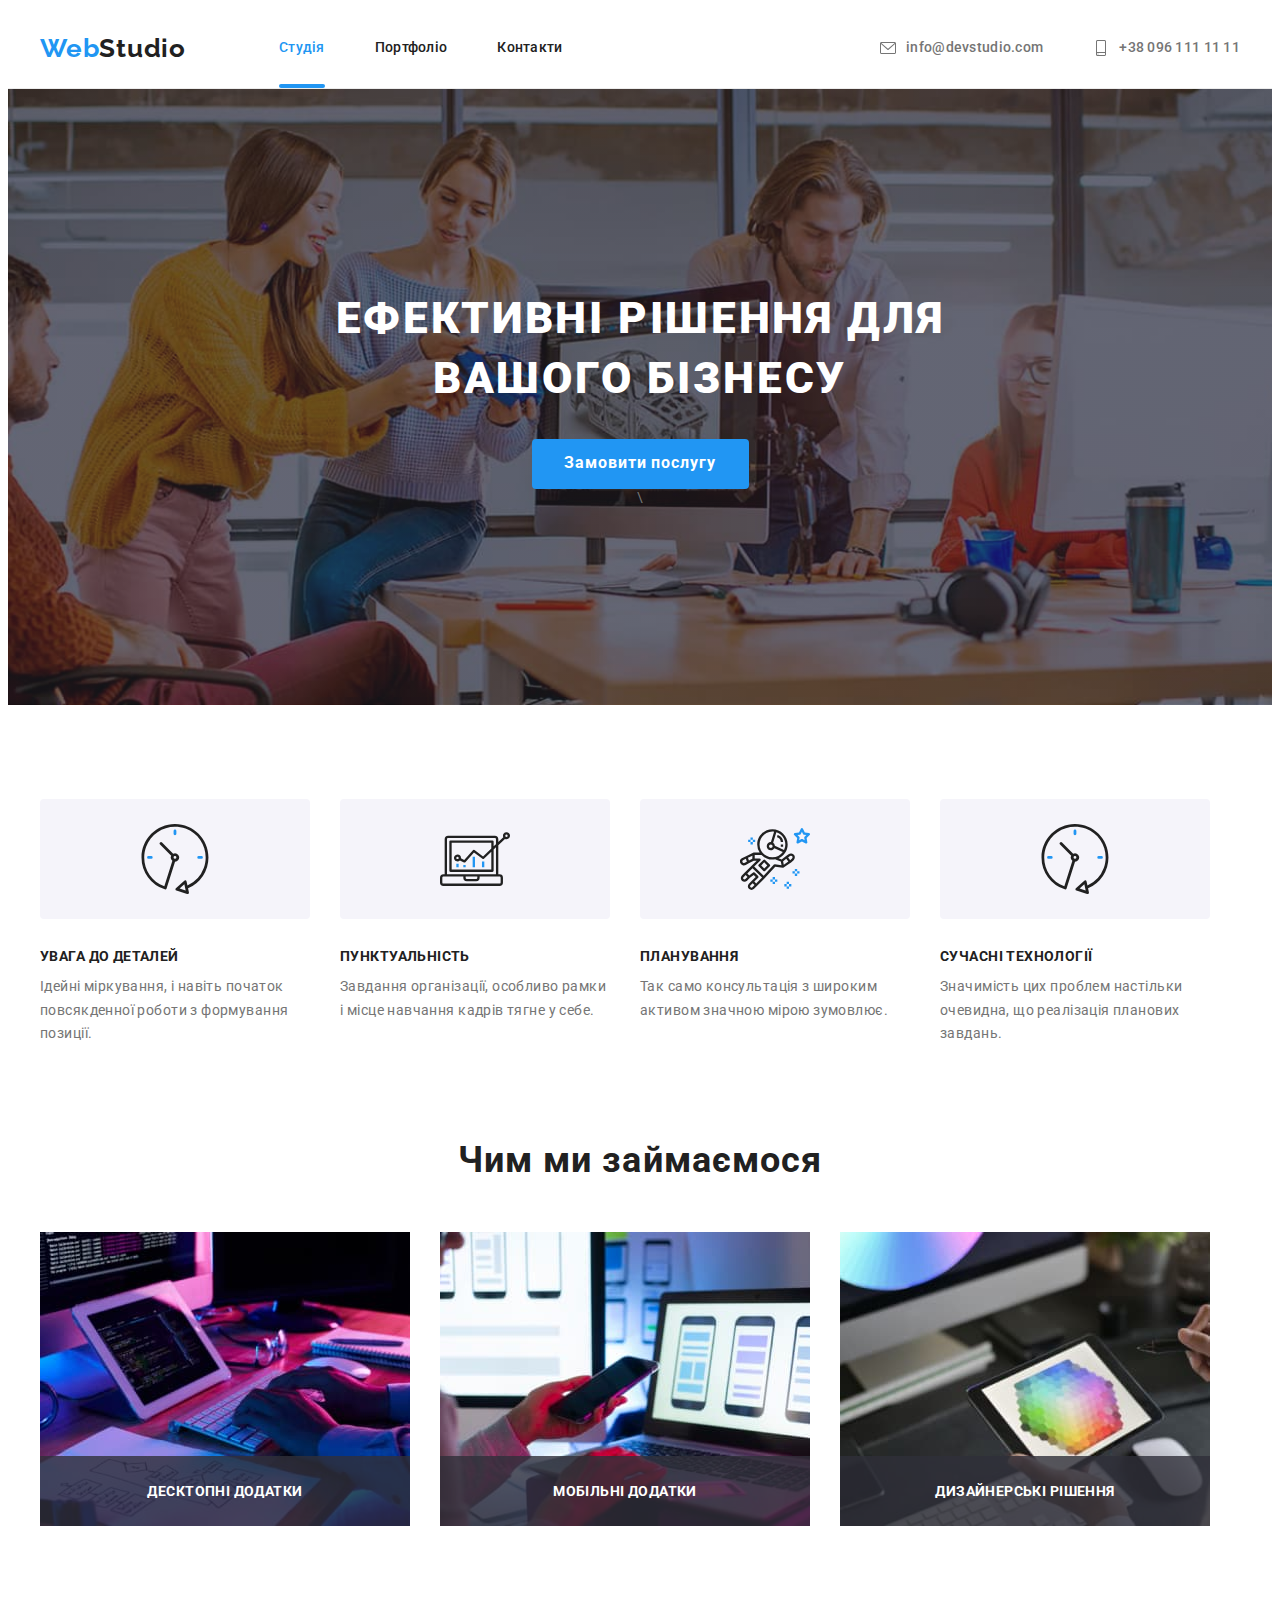
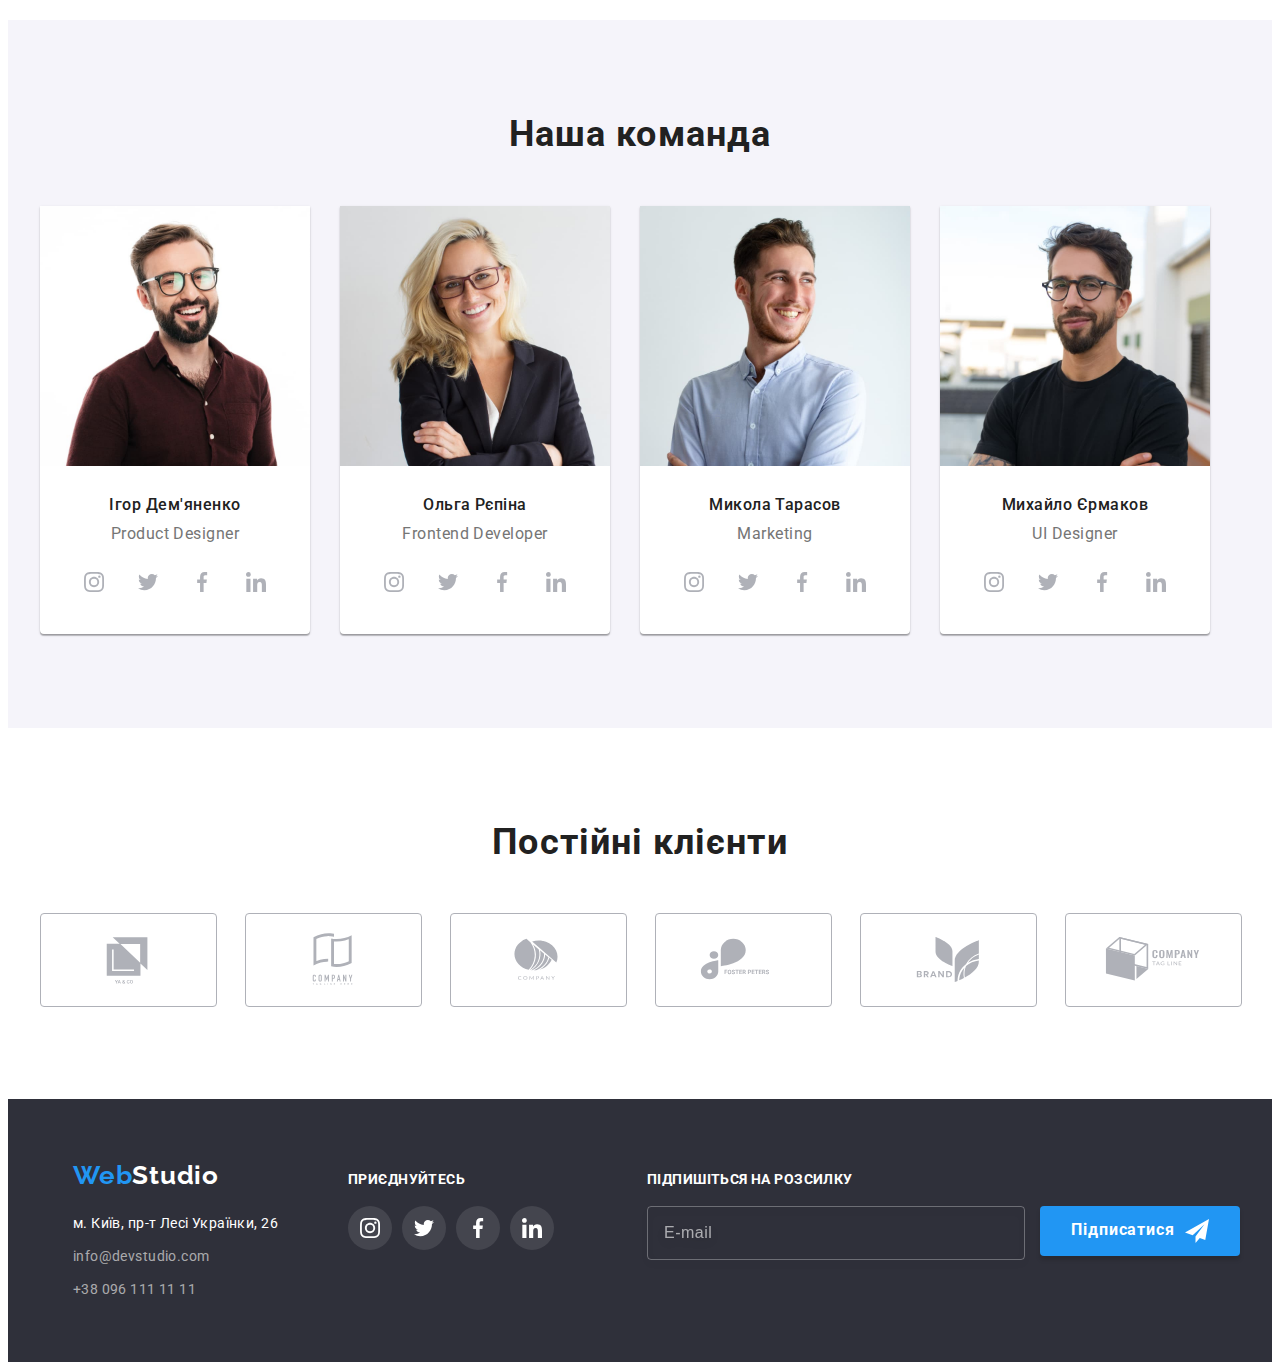
<file: index.html>
<!DOCTYPE html>
<html lang="uk">
  <head>
    <meta charset="UTF-8" />
    <meta http-equiv="X-UA-Compatible" content="IE=edge" />
    <meta name="viewport" content="width=device-width, initial-scale=1.0" />
    <link rel="preconnect" href="https://fonts.googleapis.com" />
    <link rel="preconnect" href="https://fonts.gstatic.com" crossorigin />
    <link
      rel="stylesheet"
      href="https://cdnjs.cloudflare.com/ajax/libs/modern-normalize/1.1.0/modern-normalize.min.css"
      integrity="sha512-wpPYUAdjBVSE4KJnH1VR1HeZfpl1ub8YT/NKx4PuQ5NmX2tKuGu6U/JRp5y+Y8XG2tV+wKQpNHVUX03MfMFn9Q=="
      crossorigin="anonymous"
      referrerpolicy="no-referrer"
    />
    <link
      href="https://fonts.googleapis.com/css2?family=Raleway:wght@700&family=Roboto:wght@400;500;700;900&display=swap"
      rel="stylesheet"
    />
    
    <link rel="stylesheet" href="./css/main.min.css">
    <title>Студія</title>
  </head>

  <body>
    <header class="header">
      <div class="container header__container">
        <nav class="navigation header__navigation">
          <a href="/index.html" class="logo navigation__logo link"
            ><span class="logo__blue">Web</span
            ><span class="logo__black">Studio</span></a
          >
          <ul class="navigation__list list">
            <li class="item">
              <a href="./index.html" class="navigation__link link current">Студія</a>
            </li>
            <li class="item">
              <a href="./portfolio.html" class="navigation__link link">Портфоліо</a>
            </li>
            <li class="item"><a href="#" class="navigation__link link">Контакти</a></li>
          </ul>
        </nav>

        <ul class="contacts header__contacts list">
          <li class="item contacts__item">
            <a
              href="mailto:info@devstudio.com"
              class="contacts__link link"
            >
              <svg class="contacts__mail" width="16px" height="16px">
                <use
                  href="./images/icons/symbol-defs.svg#icon-envelope"
                ></use></svg
              >info@devstudio.com
            </a>
          </li>
          <li class="item contacts__item">
            <a href="tel:+380961111111" class="contacts__link link">
              <svg class="contacts__telephone" width="16" height="16">
                <use
                  href="./images/icons/symbol-defs.svg#icon-smartphone"
                ></use></svg
              >+38 096 111 11 11</a
            >
          </li>
        </ul>
      </div>
    </header>
    <main>
      <section class="hero section__hero">
        <div class="container hero__container">
          <h1 class="hero__title">Ефективні рішення для вашого бізнесу</h1>

          <button data-modal-open type="button" class="button hero__button">
            Замовити послугу</button
          >\
        </div>
      </section>

      <section class="benefits benefits__section section">
        <div class="container benefits__conteiner">
          <h2 class="visually-hidden">Плюси співпраці з нами</h2>

          <ul class="benefits__list list">
            <li class="benefits__item item">
              <div class="benefits__wrapper">
                <svg class="benefits__icon" width="70" height="70">
                  <use
                    href="./images/icons/symbol-defs- big.svg#icon-clock-1"
                  ></use>
                </svg>
              </div>
              <h3 class="benefits__title">УВАГА ДО ДЕТАЛЕЙ</h3>
              <p class="benefits__text">
                Ідейні міркування, і навіть початок повсякденної роботи з
                формування позиції.
              </p>
            </li>
            <li class="benefits__item item">
              <div class="benefits__wrapper">
                <svg class="benefits__icon" width="70" height="70">
                  <use
                    href="./images/icons/symbol-defs- big.svg#icon-diagram-1"
                  ></use>
                </svg>
              </div>
              <h3 class="benefits__title">ПУНКТУАЛЬНІСТЬ</h3>
              <p class="benefits__text">
                Завдання організації, особливо рамки і місце навчання кадрів
                тягне у себе.
              </p>
            </li>
            <li class="benefits__item item">
              <div class="benefits__wrapper">
                <svg class="benefits__icon" width="70" height="70">
                  <use
                    href="./images/icons/symbol-defs- big.svg#icon-astronaut-1"
                  ></use>
                </svg>
              </div>
              <h3 class="benefits__title">ПЛАНУВАННЯ</h3>
              <p class="benefits__text">
                Так само консультація з широким активом значною мірою зумовлює.
              </p>
            </li>
            <li class="benefits__item item">
              <div class="benefits__wrapper">
                <svg class="benefits__icon" width="70" height="70">
                  <use
                    href="./images/icons/symbol-defs- big.svg#icon-clock-1"
                  ></use>
                </svg>
              </div>
              <h3 class="benefits__title">СУЧАСНІ ТЕХНОЛОГІЇ</h3>
              <p class="benefits__text">
                Значимість цих проблем настільки очевидна, що реалізація
                планових завдань.
              </p>
            </li>
          </ul>
        </div>
      </section>

      <section class="about section">
        <div class="container about__container">
          <h2 class="section-title about__title">Чим ми займаємося</h2>
          <ul class="picture__list list">
            <li class="picture__list-item">
              <div class="picture__list-overlay">
                <img src="./images/image-1.jpg" width="370" alt="програмист" class="picture__list-image" />
                <div class="picture__list-label">
                  <h3 class="picture__list-text">Десктопні додатки</h3>
                </div>
              </div>
            </li>
            <li class="picture__list-item">
              <div class="picture__list-overlay">
                <img src="./images/image-2.jpg" width="370" alt="програмист" class="picture__list-image" />
                <div class="picture__list-label">
                  <h3 class="picture__list-text">Мобільні додатки</h3>
                </div>
              </div>
            </li>
            <li class="picture__list-item">
              <div class="picture__list-overlay">
                <img src="./images/image-3.jpg" width="370" alt="дизайнер" class="picture__list-image" />
                <div class="picture__list-label">
                  <h3 class="picture__list-text">Дизайнерські рішення</h3>
                </div>
              </div>
            </li>
          </ul>
        </div>
      </section>

      <section class="team team__section section">
        <div class="container">
          <h2 class="section-title team__section-title">Наша команда</h2>
          <ul class="members__list team__members-list  list">
            <li class="members__item">
              <img src="./images/photo-1.jpg" width="270" alt="фото Ігора" />
              <h3 class="member__name">Ігор Дем'яненко</h3>
              <p class="members__position">Product Designer</p>
              <ul class="soclist team__soclist list">
                <li class="soclist__item">
                  <a
                    href=""
                    class="soclist__link link"
                    target="_blank"
                    rel="noopener"
                  >
                    <svg class="social__logo" width="20" height="20">
                      <use
                        href="./images/icons/symbol-defs.svg#icon-instagram-2"
                      ></use>
                    </svg>
                  </a>
                </li>
                <li class="soclist__item">
                  <a
                    href=""
                    class="soclist__link link"
                    target="_blank"
                    rel="noopener"
                  >
                    <svg class="social__logo" width="20" height="20">
                      <use
                        href="./images/icons/symbol-defs.svg#icon-twitter-1"
                      ></use>
                    </svg>
                  </a>
                </li>

                <li class="soclist__item">
                  <a
                    href=""
                    class="soclist__link link"
                    target="_blank"
                    rel="noopener"
                  >
                    <svg class="social__logo" width="20" height="20">
                      <use
                        href="./images/icons/symbol-defs.svg#icon-facebook-1"
                      ></use>
                    </svg>
                  </a>
                </li>
                <li class="soclist__item">
                  <a
                    href=""
                    class="soclist__link link"
                    target="_blank"
                    rel="noopener"
                  >
                    <svg class="social__logo" width="20" height="20">
                      <use
                        href="./images/icons/symbol-defs.svg#icon-linkedin-1"
                      ></use>
                    </svg>
                  </a>
                </li>
              </ul>
            </li>
            <li class="members__item">
              <img src="./images/photo-2.jpg" width="270" alt="фото Ольги" />
              <h3 class="member__name">Ольга Рєпіна</h3>
              <p class="members__position">Frontend Developer</p>
              <ul class="soclist team__soclist list">
                <li class="soclist__item">
                  <a
                    href=""
                    class="soclist__link link"
                    target="_blank"
                    rel="noopener"
                  >
                    <svg class="social__logo" width="20" height="20">
                      <use
                        href="./images/icons/symbol-defs.svg#icon-instagram-2"
                      ></use>
                    </svg>
                  </a>
                </li>
                <li class="soclist__item">
                  <a
                    href=""
                    class="soclist__link link"
                    target="_blank"
                    rel="noopener"
                  >
                    <svg class="social__logo" width="20" height="20">
                      <use
                        href="./images/icons/symbol-defs.svg#icon-twitter-1"
                      ></use>
                    </svg>
                  </a>
                </li>
                <li class="soclist__item">
                  <a
                    href=""
                    class="soclist__link link"
                    target="_blank"
                    rel="noopener"
                  >
                    <svg class="social__logo" width="20" height="20">
                      <use
                        href="./images/icons/symbol-defs.svg#icon-facebook-1"
                      ></use>
                    </svg>
                  </a>
                </li>
                <li class="soclist__item">
                  <a
                    href=""
                    class="soclist__link link"
                    target="_blank"
                    rel="noopener"
                  >
                    <svg class="social__logo" width="20" height="20">
                      <use
                        href="./images/icons/symbol-defs.svg#icon-linkedin-1"
                      ></use>
                    </svg>
                  </a>
                </li>
              </ul>
            </li>
            <li class="members__item">
              <img src="./images/photo-3.jpg" width="270" alt="фото Миколи" />
              <h3 class="member__name">Микола Тарасов</h3>
              <p class="members__position">Marketing</p>
              <ul class="soclist team__soclist list">
                <li class="soclist__item">
                  <a
                    href=""
                    class="soclist__link link"
                    target="_blank"
                    rel="noopener"
                  >
                    <svg class="social__logo" width="20" height="20">
                      <use
                        href="./images/icons/symbol-defs.svg#icon-instagram-2"
                      ></use>
                    </svg>
                  </a>
                </li>
                <li class="soclist__item">
                  <a
                    href=""
                    class="soclist__link link"
                    target="_blank"
                    rel="noopener"
                  >
                    <svg class="social__logo" width="20" height="20">
                      <use
                        href="./images/icons/symbol-defs.svg#icon-twitter-1"
                      ></use>
                    </svg>
                  </a>
                </li>
                <li class="soclist__item">
                  <a
                    href=""
                    class="soclist__link link"
                    target="_blank"
                    rel="noopener"
                  >
                    <svg class="social__logo" width="20" height="20">
                      <use
                        href="./images/icons/symbol-defs.svg#icon-facebook-1"
                      ></use>
                    </svg>
                  </a>
                </li>
                <li class="soclist__item">
                  <a
                    href=""
                    class="soclist__link link"
                    target="_blank"
                    rel="noopener"
                  >
                    <svg class="social__logo" width="20" height="20">
                      <use
                        href="./images/icons/symbol-defs.svg#icon-linkedin-1"
                      ></use>
                    </svg>
                  </a>
                </li>
              </ul>
            </li>
            <li class="members__item">
              <img src="./images/photo-4.jpg" width="270" alt="фото Михайла" />
              <h3 class="member__name">Михайло Єрмаков</h3>
              <p class="members__position">UI Designer</p>
              <ul class=" soclist team__soclist list">
                <li class="soclist__item">
                  <a
                    href=""
                    class="soclist__link link"
                    target="_blank"
                    rel="noopener"
                  >
                    <svg class="social__logo" width="20" height="20">
                      <use
                        href="./images/icons/symbol-defs.svg#icon-instagram-2"
                      ></use>
                    </svg>
                  </a>
                </li>
                <li class="soclist__item">
                  <a
                    href=""
                    class="soclist__link link"
                    target="_blank"
                    rel="noopener"
                  >
                    <svg class="social__logo" width="20" height="20">
                      <use
                        href="./images/icons/symbol-defs.svg#icon-twitter-1"
                      ></use>
                    </svg>
                  </a>
                </li>
                <li class="soclist__item">
                  <a
                    href=""
                    class="soclist__link link"
                    target="_blank"
                    rel="noopener"
                  >
                    <svg class="social__logo" width="20" height="20">
                      <use
                        href="./images/icons/symbol-defs.svg#icon-facebook-1"
                      ></use>
                    </svg>
                  </a>
                </li>
                <li class="soclist__item">
                  <a
                    href=""
                    class="soclist__link link"
                    target="_blank"
                    rel="noopener"
                  >
                    <svg class="social__logo" width="20" height="20">
                      <use
                        href="./images/icons/symbol-defs.svg#icon-linkedin-1"
                      ></use>
                    </svg>
                  </a>
                </li>
              </ul>
            </li>
          </ul>
        </div>
      </section>
      <section class="section">
        <div class="container clients">
          <h2 class="section-title clients__title">Постійні клієнти</h2>
          <ul class="cards__list client__list list">
            <li class="cards__item">
              <a href="" class="cards__link link">
                <svg class="cards__icon" width="106" height="60">
                  <use
                    href="./images/icons/symbol-defs-clients.svg#icon-Logo"
                  ></use>
                </svg>
              </a>
            </li>
            <li class="cards__item">
              <a href="" class="cards__link link">
                <svg class="cards__icon" width="106" height="60">
                  <use
                    href="./images/icons/symbol-defs-clients.svg#icon-Logo-1"
                  ></use>
                </svg>
              </a>
            </li>
            <li class="cards__item">
              <a href="" class="cards__link link">
                <svg class="cards__icon" width="106" height="60">
                  <use
                    href="./images/icons/symbol-defs-clients.svg#icon-Logo-2"
                  ></use>
                </svg>
              </a>
            </li>
            <li class="cards__item">
              <a href="" class="cards__link link">
                <svg class="cards__icon" width="106" height="60">
                  <use
                    href="./images/icons/symbol-defs-clients.svg#icon-Logo-3"
                  ></use>
                </svg>
              </a>
            </li>
            <li class="cards__item">
              <a href="" class="cards__link link">
                <svg class="cards__icon" width="106" height="60">
                  <use
                    href="./images/icons/symbol-defs-clients.svg#icon-Logo-4"
                  ></use>
                </svg>
              </a>
            </li>
            <li class="cards__item">
              <a href="" class="cards__link link">
                <svg class="cards__icon" width="106" height="60">
                  <use
                    href="./images/icons/symbol-defs-clients.svg#icon-Logo-5"
                  ></use>
                </svg>
              </a>
            </li>
          </ul>
        </div>
      </section>
    </main>

    <footer class="footer footer__wraper">
      <div class="container container__footer">
        <div class="information footer__info">
          <a href="/index.html" class="logo information__logo link">
            <span class="logo__blue">Web</span
            ><span class="logo__white">Studio</span>
          </a>

          <address class="adress">
            <ul class="adress__list list">
              <li class="adress__item">
                <a
                  href="https://goo.gl/maps/CPtrU1FHBa2aNyZL9"
                  target="_blank"
                  rel="noopener noreferrer nofollow"
                  class="adress__map link"
                  >м. Київ, пр-т Лесі Українки, 26</a
                >
              </li>
              <li class="adress__item">
                <a href="mailto:info@devstudio.com" class="adress__mail contact-item link"
                  >info@devstudio.com</a
                >
              </li>
              <li class="adress__item">
                <a href="tel:+380961111111" class="adress__phone contact-item link"
                  >+38 096 111 11 11</a
                >
              </li>
            </ul>
          </address>
        </div>
        <div class=" footer-soc-container">
          <h3 class="soclist__title footer__title">приєднуйтесь</h3>

          <ul class="soclist list footer-soclist">
            <li class="soclist__item">
              <a
                href=""
                class="footer__soclist-link link"
                target="_blank"
                rel="noopener"
              >
                <svg
                  class="footer__social-item"
                  width="20"
                  height="20"
                >
                  <use
                    href="./images/icons/symbol-defs.svg#icon-instagram-2"
                  ></use>
                </svg>
              </a>
            </li>
            <li class="soclist__item">
              <a
                href=""
                class="footer__soclist-link link"
                target="_blank"
                rel="noopener"
              >
                <svg
                  class="footer__social-item"
                  width="20"
                  height="20"
                >
                  <use
                    href="./images/icons/symbol-defs.svg#icon-twitter-1"
                  ></use>
                </svg>
              </a>
            </li>
            <li class="soclist__item">
              <a
                href=""
                class="footer__soclist-link link"
                target="_blank"
                rel="noopener"
              >
                <svg
                  class="footer__social-item"
                  width="20"
                  height="20"
                >
                  <use
                    href="./images/icons/symbol-defs.svg#icon-facebook-1"
                  ></use>
                </svg>
              </a>
            </li>
            <li class="soclist__item">
              <a
                href=""
                class="footer__soclist-link link"
                target="_blank"
                rel="noopener"
              >
                <svg
                  class="footer__social-item"
                  width="20"
                  height="20"
                >
                  <use
                    href="./images/icons/symbol-defs.svg#icon-linkedin-1"
                  ></use>
                </svg>
              </a>
            </li>
          </ul>
        </div>
        <div class="subscribe subscribe__container">
          <h3 class="footer__title">підпишіться на розсилку</h3>
          <form class="footer__subscribe-form">
            <input
              type="email"
              name="subscribe-form"
              placeholder="E-mail"
              class="subscribe__input"
            />
            <button type="submit" class="button subscribe__button">
              Підписатися
              <svg class="subscribe__icon" width="24" height="24">
                <use
                  href="./images/icons/symbol-defs-clients.svg#icon-icon-send"
                ></use>
              </svg>
            </button>
          </form>
        </div>
      </div>
    </footer>
    <div class="backdrop is-hidden" data-modal>
      <div class="modal__form modal">
        <button type="button" data-modal-close class="modal__close-button">
          <svg class="close-button-cross" width="11" height="11">
            <use href="./images/icons/symbol-defs.svg#icon-close"></use>
          </svg>
        </button>
        <p class="modal__title">Залиште свої дані, ми вам передзвонимо</p>
        <form class="modal__form">
          <div class="modal__field">
            <label for="user-name" class="modal__field-input ">
              <span class="modal__field-text">Ім'я</span></label
            >
            <div class="input__wrap input-wrap">
              <input
                type="text"
                name="user-name"
                id="user-name"
                class="input__form"
                required
              />
              <svg class="input__icon" width="18" height="18">
                <use
                  href="./images/icons/symbol-defs-clients.svg#icon-person-icon"
                ></use>
              </svg>
            </div>
          </div>

          <div class="modal__field">
            <label for="user-tel" class="input__label">
              <span class="modal__field-text">Телефон</span></label
            >
            <div class="input__wrap input-wrap">
              <input
                type="tel"
                name="user-tel"
                id="user-tel"
                class="input__form"
                required
              />
              <svg class="input__icon" width="18" height="18">
                <use
                  href="./images/icons/symbol-defs-clients.svg#icon-phone-icon"
                ></use>
              </svg>
            </div>
          </div>

          <div class="modal__field">
            <label for="user-mail" class="input-label">
              <span class="modal__field-text">Пошта</span></label
            >
            <div class="input__wrap input-wrap">
              <input
                type="email"
                name="user-mail"
                id="user-mail"
                class="input__form"
                required
              />
              <svg class="input__icon" width="18" height="18">
                <use
                  href="./images/icons/symbol-defs-clients.svg#icon-email-icon"
                ></use>
              </svg>
            </div>
          </div>
          <div class="comments modal__field text-area-field">
            <label for="user-comment" class="input-label"><span class="modal__field-text">Коментар</span></label>
              
              <textarea
                name="user-comment"
                id="user-comment"
                class="comments__text"
                placeholder="Введіть текст"></textarea>
            
          </div>
          <div class="checkbox checkbox-container">
            <input
              type="checkbox"
              name="agreement"
              id="agreement"
              class="checkbox__input-chek visually-hidden"
            />
            <label for="agreement" class="checkbox__text"
              ><span>
                <svg class="chek-icon" width="16" height="15">
                  <use
                    href="./images/icons/symbol-defs-clients.svg#icon-check"
                  ></use></svg></span
              >Погоджуюся з розсилкою та приймаю
              <a href="#" class="checkbox__link">Умови договору</a>
            </label>
          </div>

          <div class="modal__button-field">
            <button type="submit" class="modal__button">Відправити</button>
          </div>
        </form>
      </div>
    </div>
    <script src="./js/modal.js"></script>
  </body>
</html>
</file>
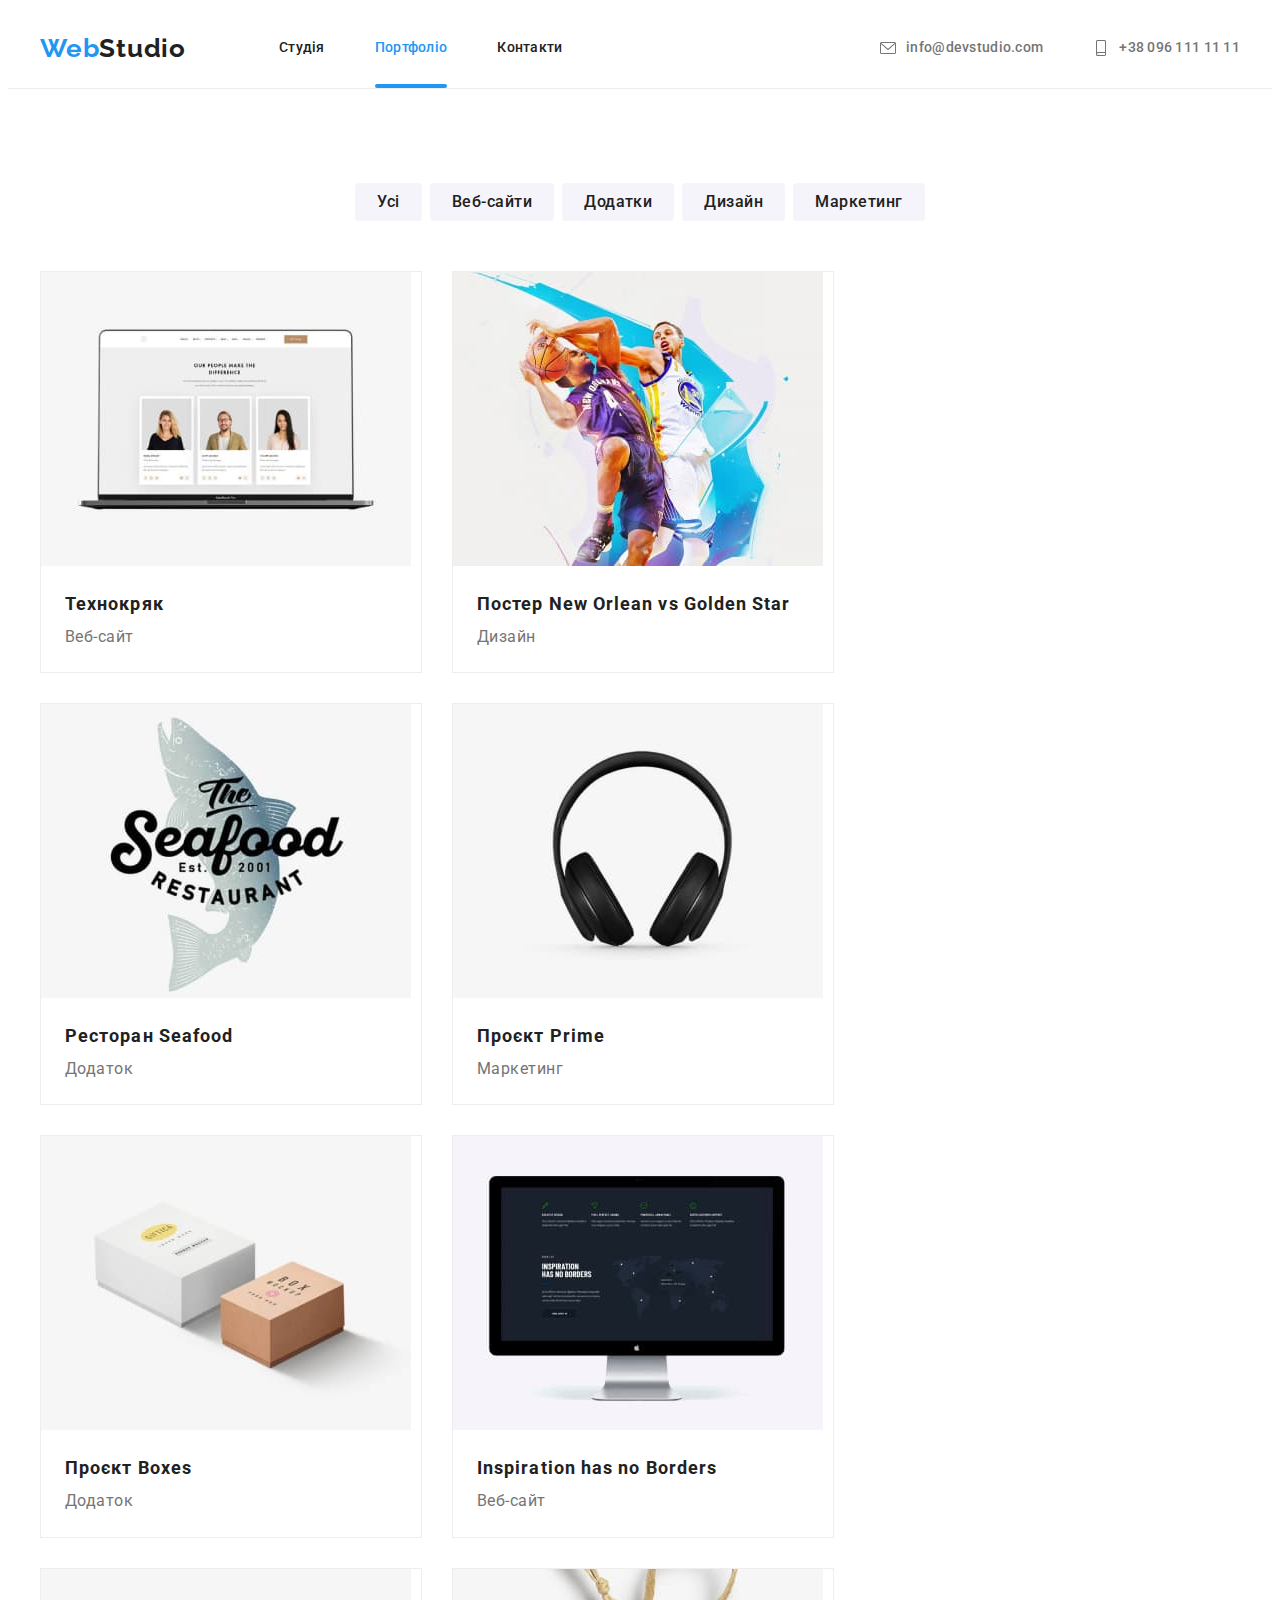
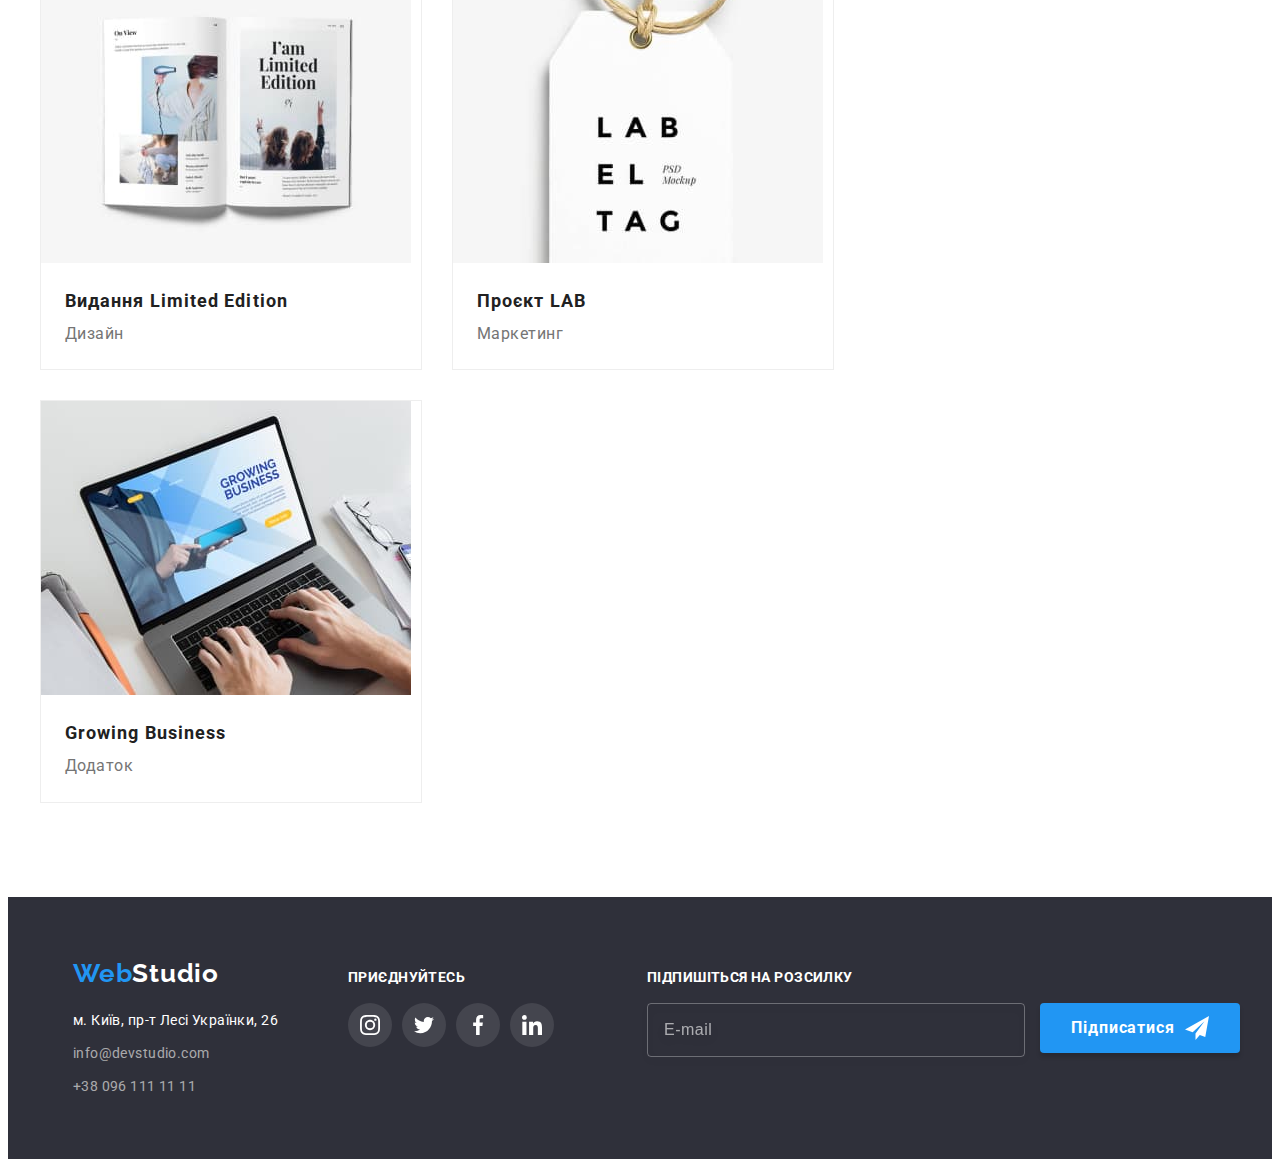
<file: portfolio.html>
<!DOCTYPE html>
<html lang="uk">
  <head>
    <meta charset="UTF-8" />
    <meta http-equiv="X-UA-Compatible" content="IE=edge" />
    <meta name="viewport" content="width=device-width, initial-scale=1.0" />
    <link
      rel="stylesheet"
      href="https://cdnjs.cloudflare.com/ajax/libs/modern-normalize/1.1.0/modern-normalize.min.css"
      integrity="sha512-wpPYUAdjBVSE4KJnH1VR1HeZfpl1ub8YT/NKx4PuQ5NmX2tKuGu6U/JRp5y+Y8XG2tV+wKQpNHVUX03MfMFn9Q=="
      crossorigin="anonymous"
      referrerpolicy="no-referrer"
    />

    <link rel="preconnect" href="https://fonts.googleapis.com" />
    <link rel="preconnect" href="https://fonts.gstatic.com" crossorigin />
    <link
      href="https://fonts.googleapis.com/css2?family=Raleway:wght@700&family=Roboto:wght@400;500;700;900&display=swap"
      rel="stylesheet"
    />
    
    <link rel="stylesheet" href="./css/main.min.css">
    <title>Портфоліо</title>
  </head>

  <body>
    <header class="header">
      <div class="container header__container">
        <nav class="navigation header__navigation">
          <a href="/index.html" class="logo navigation__logo link"
            ><span class="logo__blue">Web</span
            ><span class="logo__black">Studio</span></a
          >
          <ul class="navigation__list list">
            <li class="item">
              <a href="./index.html" class="navigation__link link ">Студія</a>
            </li>
            <li class="item">
              <a href="./portfolio.html" class="navigation__link link current">Портфоліо</a>
            </li>
            <li class="item"><a href="#" class="navigation__link link">Контакти</a></li>
          </ul>
        </nav>

        <ul class="contacts header__contacts list">
          <li class="item contacts__item">
            <a
              href="mailto:info@devstudio.com"
              class="contacts__link link"
            >
              <svg class="contacts__mail" width="16px" height="16px">
                <use
                  href="./images/icons/symbol-defs.svg#icon-envelope"
                ></use></svg
              >info@devstudio.com
            </a>
          </li>
          <li class="item contacts__item">
            <a href="tel:+380961111111" class="contacts__link link">
              <svg class="contacts__telephone" width="16" height="16">
                <use
                  href="./images/icons/symbol-defs.svg#icon-smartphone"
                ></use></svg
              >+38 096 111 11 11</a
            >
          </li>
        </ul>
      </div>
    </header>
    <main>
      <section class="section">
        <div class="product container">
          <h1 class="visually-hidden">Портфоліо</h1>
          <ul class="product__filter list buttons ">
            <li class="product__filter-item">
              <button type="button" class="product__filter-button">Усі</button>
            </li>
            <li class="product__filter-item">
              <button type="button" class="product__filter-button">Веб-сайти</button>
            </li>
            <li class="product__filter-item">
              <button type="button" class="product__filter-button">Додатки</button>
            </li>
            <li class="product__filter-item">
              <button type="button" class="product__filter-button">Дизайн</button>
            </li>
            <li class="product__filter-item">
              <button type="button" class="product__filter-button">Маркетинг</button>
            </li>
          </ul>

          <ul class="product__list list portfolio-list">
            <li class="product__list-item">
              <a href="#" class="link product__list-link">
                <div class="product__list-image">
                  <img
                    src="./images/technokryak.jpg"
                    width="370"
                    alt="Технокряк"
                  />
                  <div class="product__list-overlay">
                    <p class="product__list-text">
                      Ресурс пропонує комплексні пропозиції з різним рівнем
                      функціоналу та сервісів. Все це дозволить відвідувачу
                      отримати вичерпні відомості про компанію чи приватну
                      особу.
                    </p>
                  </div>
                </div>

                <div class="product__info">
                  <h2 class="product__title">Технокряк</h2>
                  <p class="product__description">Веб-сайт</p>
                </div>
              </a>
            </li>
            <li class="product__list-item">
              <a href="#" class="link product__list-link">
                <div class="product__list-image">
                  <img
                    src="./images/new-orlean.jpg"
                    width="370"
                    alt="Постер New Orlean vs Golden Star"
                  />
                  <div class="product__list-overlay">
                    <p class="product__list-text">
                      Ресурс пропонує комплексні пропозиції з різним рівнем
                      функціоналу та сервісів. Все це дозволить відвідувачу
                      отримати вичерпні відомості про компанію чи приватну
                      особу.
                    </p>
                  </div>
                </div>
                <div class="product__info">
                  <h2 class="product__title">
                    Постер New Orlean vs Golden Star
                  </h2>
                  <p class="product__description">Дизайн</p>
                </div>
              </a>
            </li>
            <li class="product__list-item">
              <a href="#" class="link product__list-link">
                <div class="product__list-image">
                  <img
                    src="./images/seafood.jpg"
                    width="370"
                    alt="Ресторан Seafood"
                  />
                  <div class="product__list-overlay">
                    <p class="product__list-text">
                      Ресурс пропонує комплексні пропозиції з різним рівнем
                      функціоналу та сервісів. Все це дозволить відвідувачу
                      отримати вичерпні відомості про компанію чи приватну
                      особу.
                    </p>
                  </div>
                </div>
                <div class="product__info">
                  <h2 class="product__title">Ресторан Seafood</h2>
                  <p class="product__description">Додаток</p>
                </div>
              </a>
            </li>
            <li class="product__list-item">
              <a href="#" class="link product__list-link">
                <div class="product__list-image">
                  <img
                    src="./images/prime.jpg"
                    width="370"
                    alt="Проєкт Prime"
                  />
                  <div class="product__list-overlay">
                    <p class="product__list-text">
                      Ресурс пропонує комплексні пропозиції з різним рівнем
                      функціоналу та сервісів. Все це дозволить відвідувачу
                      отримати вичерпні відомості про компанію чи приватну
                      особу.
                    </p>
                  </div>
                </div>

                <div class="product__info">
                  <h2 class="product__title">Проєкт Prime</h2>
                  <p class="product__description">Маркетинг</p>
                </div>
              </a>
            </li>
            <li class="product__list-item">
              <a href="#" class="link product__list-link">
                <div class="product__list-image">
                  <img
                    src="./images/boxes.jpg"
                    width="370"
                    alt="Проєкт Boxes"
                  />
                  <div class="product__list-overlay">
                    <p class="product__list-text">
                      Ресурс пропонує комплексні пропозиції з різним рівнем
                      функціоналу та сервісів. Все це дозволить відвідувачу
                      отримати вичерпні відомості про компанію чи приватну
                      особу.
                    </p>
                  </div>
                </div>
                <div class="product__info">
                  <h2 class="product__title">Проєкт Boxes</h2>
                  <p class="product__description">Додаток</p>
                </div>
              </a>
            </li>
            <li class="product__list-item">
              <a href="#" class="link product__list-link">
                <div class="product__list-image">
                  <img
                    src="./images/inspiration.jpg"
                    width="370"
                    alt="Inspiration has no Borders"
                  />
                  <div class="product__list-overlay">
                    <p class="product__list-text">
                      Ресурс пропонує комплексні пропозиції з різним рівнем
                      функціоналу та сервісів. Все це дозволить відвідувачу
                      отримати вичерпні відомості про компанію чи приватну
                      особу.
                    </p>
                  </div>
                </div>

                <div class="product__info">
                  <h2 class="product__title">Inspiration has no Borders</h2>
                  <p class="product__description">Веб-сайт</p>
                </div>
              </a>
            </li>
            <li class="product__list-item">
              <a href="#" class="link product__list-link">
                <div class="product__list-image">
                  <img
                    src="./images/limited-edition.jpg"
                    width="370"
                    alt="Видання Limited Edition"
                  />
                  <div class="product__list-overlay">
                    <p class="product__list-text">
                      Ресурс пропонує комплексні пропозиції з різним рівнем
                      функціоналу та сервісів. Все це дозволить відвідувачу
                      отримати вичерпні відомості про компанію чи приватну
                      особу.
                    </p>
                  </div>
                </div>
                <div class="product__info">
                  <h2 class="product__title">Видання Limited Edition</h2>
                  <p class="product__description">Дизайн</p>
                </div>
              </a>
            </li>
            <li class="product__list-item">
              <a href="#" class="link product__list-link">
                <div class="product__list-image">
                  <img src="./images/lab.jpg" width="370" alt="Проєкт LAB" />

                  <div class="product__list-overlay">
                    <p class="product__list-text">
                      Ресурс пропонує комплексні пропозиції з різним рівнем
                      функціоналу та сервісів. Все це дозволить відвідувачу
                      отримати вичерпні відомості про компанію чи приватну
                      особу.
                    </p>
                  </div>
                </div>
                <div class="product__info">
                  <h2 class="product__title">Проєкт LAB</h2>
                  <p class="product__description">Маркетинг</p>
                </div>
              </a>
            </li>
            <li class="product__list-item">
              <a href="#" class="link product__list-link">
                <div class="product__list-image">
                  <img
                    src="./images/growing-business.jpg"
                    width="370"
                    alt="Growing Business"
                  />
                  <div class="product__list-overlay">
                    <p class="product__list-text">
                      Ресурс пропонує комплексні пропозиції з різним рівнем
                      функціоналу та сервісів. Все це дозволить відвідувачу
                      отримати вичерпні відомості про компанію чи приватну
                      особу.
                    </p>
                  </div>
                </div>
                <div class="product__info">
                  <h2 class="product__title">Growing Business</h2>
                  <p class="product__description">Додаток</p>
                </div>
              </a>
            </li>
          </ul>
        </div>
      </section>
    </main>
     <footer class="footer footer__wraper">
      <div class="container container__footer">
        <div class="information footer__info">
          <a href="/index.html" class="logo information__logo link">
            <span class="logo__blue">Web</span
            ><span class="logo__white">Studio</span>
          </a>

          <address class="adress">
            <ul class="adress__list list">
              <li class="adress__item">
                <a
                  href="https://goo.gl/maps/CPtrU1FHBa2aNyZL9"
                  target="_blank"
                  rel="noopener noreferrer nofollow"
                  class="adress__map link"
                  >м. Київ, пр-т Лесі Українки, 26</a
                >
              </li>
              <li class="adress__item">
                <a href="mailto:info@devstudio.com" class="adress__mail contact-item link"
                  >info@devstudio.com</a
                >
              </li>
              <li class="adress__item">
                <a href="tel:+380961111111" class="adress__phone contact-item link"
                  >+38 096 111 11 11</a
                >
              </li>
            </ul>
          </address>
        </div>
        <div class=" footer-soc-container">
          <h3 class="soclist__title footer__title">приєднуйтесь</h3>

          <ul class="soclist list footer-soclist">
            <li class="soclist__item">
              <a
                href=""
                class="footer__soclist-link link"
                target="_blank"
                rel="noopener"
              >
                <svg
                  class="footer__social-item"
                  width="20"
                  height="20"
                >
                  <use
                    href="./images/icons/symbol-defs.svg#icon-instagram-2"
                  ></use>
                </svg>
              </a>
            </li>
            <li class="soclist__item">
              <a
                href=""
                class="footer__soclist-link link"
                target="_blank"
                rel="noopener"
              >
                <svg
                  class="footer__social-item"
                  width="20"
                  height="20"
                >
                  <use
                    href="./images/icons/symbol-defs.svg#icon-twitter-1"
                  ></use>
                </svg>
              </a>
            </li>
            <li class="soclist__item">
              <a
                href=""
                class="footer__soclist-link link"
                target="_blank"
                rel="noopener"
              >
                <svg
                  class="footer__social-item"
                  width="20"
                  height="20"
                >
                  <use
                    href="./images/icons/symbol-defs.svg#icon-facebook-1"
                  ></use>
                </svg>
              </a>
            </li>
            <li class="soclist__item">
              <a
                href=""
                class="footer__soclist-link link"
                target="_blank"
                rel="noopener"
              >
                <svg
                  class="footer__social-item"
                  width="20"
                  height="20"
                >
                  <use
                    href="./images/icons/symbol-defs.svg#icon-linkedin-1"
                  ></use>
                </svg>
              </a>
            </li>
          </ul>
        </div>
        <div class="subscribe subscribe__container">
          <h3 class="footer__title">підпишіться на розсилку</h3>
          <form class="footer__subscribe-form">
            <input
              type="email"
              name="subscribe-form"
              placeholder="E-mail"
              class="subscribe__input"
            />
            <button type="submit" class="button subscribe__button">
              Підписатися
              <svg class="subscribe__icon" width="24" height="24">
                <use
                  href="./images/icons/symbol-defs-clients.svg#icon-icon-send"
                ></use>
              </svg>
            </button>
          </form>
        </div>
      </div>
    </footer>
  </body>
</html>
</file>
<file: css/main.min.css>
:root{--primary-text-color: #757575;--title-text-color: #212121;--accent-color: #2196f3;--primary-white-color: #ffffff;--primary-animation: cubic-bezier(0.4, 0, 0.2, 1)}.visually-hidden{position:absolute;white-space:nowrap;width:1px;height:1px;overflow:hidden;border:0;padding:0;clip:rect(0 0 0 0);-webkit-clip-path:inset(50%);clip-path:inset(50%);margin:-1px}body{background-color:var(--primary-white-color);color:var(--primary-text-color);font-family:Roboto,sans-serif;font-size:14px}p,h1,h2,h3,h4,h5,h6{margin:0}ul,ol{margin:0;padding-left:0}button{cursor:pointer}address{font-style:normal}img{display:block;max-width:100%;height:auto}.list{list-style:none}.link{text-decoration:none}.current{color:var(--accent-color)}.container{width:1200px;padding-left:15px;padding-right:15px;margin:0 auto}.section{padding-top:94px;padding-bottom:94px}.section-title{color:var(--title-text-color);font-size:36px;line-height:1.16;text-align:center;letter-spacing:.03em}.logo{font-family:"Raleway";color:var(--title-text-color);font-family:Raleway;font-size:26px;font-weight:700;line-height:1.26;letter-spacing:.03em;text-align:left}.logo__blue{color:var(--accent-color)}.logo__black{color:var(--title-text-color)}.logo__white{color:var(--primary-white-color)}.button{border-radius:4px;width:217px;height:50px;margin:0 auto;display:block;margin-top:30px;border:none;background-color:var(--accent-color);color:var(--primary-white-color);font-family:"Roboto";font-weight:700;font-size:16px;line-height:1.9;letter-spacing:.06em}.header{background-color:var(--primary-white-color);border-bottom:1px solid #ececec}.header__container{display:flex;justify-content:space-between;align-items:center}.header__navigation{display:flex;align-items:center}.navigation__list{display:flex}.navigation__list .item:not(:last-child){margin-right:50px}.navigation__logo{margin-right:93px}.navigation__link{display:block;padding-top:32px;padding-bottom:32px;transition-property:color;transition-duration:250ms;transition-timing-function:var(--primary-animation);position:relative;color:var(--title-text-color);font-weight:500;line-height:1.14;letter-spacing:.02em}.navigation__link:hover,.navigation__link:focus{color:var(--accent-color)}.current::after{content:"";position:absolute;bottom:0;display:block;width:100%;height:4px;border-radius:2px;background-color:currentColor}.header__contacts{display:flex;align-items:center}.header__contacts .item:not(:last-child){margin-right:50px}.header__contacts .contacts__item{display:flex;align-items:center;width:100%;height:100%}.contacts__link{display:flex;padding-top:32px;padding-bottom:32px;color:var(--primary-text-color);font-weight:500;line-height:1.14;letter-spacing:.02em;transition-property:color;transition-duration:250ms;transition-timing-function:var(--primary-animation)}.contacts__link:hover,.contacts__link:focus{color:var(--accent-color)}.contacts__mail{margin-right:10px;fill:currentColor}.contact-link-header:focus .contacts__mail,.contact-link-header:hover .contacts__mail{fill:currentColor}.contacts__telephone{margin-right:10px;fill:currentColor}.contact-link-header:focus .contacts__telephone,.contact-link-header:hover .contacts__telephone{fill:currentColor}.current{color:var(--accent-color)}.section__hero{background-color:#2f303a;text-align:center;padding-top:200px;padding-bottom:200px;background-image:linear-gradient(rgba(47, 48, 58, 0.4), rgba(47, 48, 58, 0.4)),url(../images/hero-bckgrd.jpg);background-repeat:no-repeat;background-position:center;background-size:cover;max-width:1600px;margin:0 auto}.hero__title{width:696px;margin:0 auto;color:var(--primary-white-color);font-weight:900;font-size:44px;line-height:1.36;text-align:center;letter-spacing:.06em;text-transform:uppercase}.benefits__section{padding-bottom:0px}.benefits__list{display:flex}.benefits__list .item:not(:last-child){margin-right:30px}.benefits__item{display:inline-block;width:270px}.benefits__wrapper{width:270px;height:120px;display:flex;align-items:center;justify-content:center;background:#f5f4fa;border-radius:4px;margin-bottom:30px}.benefits__title{font-size:14px;color:var(--title-text-color);line-height:1.14;letter-spacing:.03em;text-transform:uppercase}.benefits__text{margin-top:10px;line-height:1.71;letter-spacing:.03em}.picture__list{display:flex}.picture__list-item:not(:last-child){margin-right:30px}.about__title{margin-bottom:50px}.picture__list-overlay{position:relative}.picture__list-label{position:absolute;bottom:0;display:flex;justify-content:center;align-items:center;width:370px;height:70px;background:rgba(47,48,58,.8)}.picture__list-text{display:block;font-family:Roboto;font-size:14px;line-height:16px;letter-spacing:.03em;text-transform:uppercase;color:var(--primary-white-color)}.team__section{padding-bottom:94px;background-color:#f5f4fa}.team__section-title{margin-bottom:50px}.team__members-list{display:flex}.team__members-list .members__item:not(:last-child){margin-right:30px;padding-bottom:30px;background-color:#fff;box-shadow:0px 1px 3px rgba(0,0,0,.12),0px 1px 1px rgba(0,0,0,.14),0px 2px 1px rgba(0,0,0,.2);border-radius:0px 0px 4px 4px}.team__members-list .members__item:last-child{padding-bottom:30px;background-color:#fff;box-shadow:0px 1px 3px rgba(0,0,0,.12),0px 1px 1px rgba(0,0,0,.14),0px 2px 1px rgba(0,0,0,.2);border-radius:0px 0px 4px 4px}.member__name{margin-top:30px;margin-bottom:10px;color:var(--title-text-color);font-weight:500;font-size:16px;line-height:1.18;text-align:center;letter-spacing:.03em}.members__position{font-size:16px;line-height:1.18;text-align:center;letter-spacing:.03em;margin-bottom:16px}.team__soclist{display:flex;justify-content:center;gap:10px}.soclist__item{width:44px;height:44px;border-radius:50%}.soclist__link{width:100%;height:100%;border-radius:50%;display:flex;align-items:center;justify-content:center;transition-property:background-color;transition-duration:250ms;transition-timing-function:var(--primary-animation)}.soclist__link:hover,.soclist__link:focus{background-color:var(--accent-color)}.social__logo{fill:#afb1b8;transition-property:fill;transition-duration:250ms;transition-timing-function:var(--primary-animation)}.soclist__link:hover .social__logo,.soclist__link:focus .social__logo{fill:var(--primary-white-color)}.clients__title{margin-bottom:50px}.client__list{display:flex;gap:30px}.cards__item{width:calc((100% - 150px)/6);height:92px}.cards__link{width:100%;height:100%;border:1px solid #afb1b8;border-radius:4px;display:flex;align-items:center;justify-content:center;transition-property:border;transition-duration:250ms;transition-timing-function:var(--primary-animation)}.cards__link:hover{border:1px solid var(--accent-color)}.cards__icon{fill:#afb1b8;transition-property:fill;transition-duration:250ms;transition-timing-function:var(--primary-animation)}.cards__link:hover .cards__icon,.cards__link:focus .cards__icon{fill:var(--accent-color)}.buttons{display:flex;justify-content:center;margin-bottom:50px}.buttons .product__filter-item:not(:last-child){margin-right:8px}.product__filter-button{padding:6px 22px;border-radius:4px;border:0;color:var(--title-text-color);background-color:#f5f4fa;font-family:"Roboto";font-weight:500;font-size:16px;line-height:1.6;text-align:center;letter-spacing:.03em;transition-property:background-color,color,box-shadow,border-radius;transition-duration:250ms;transition-timing-function:var(--primary-animation)}.product__filter-button:hover,.product__filter-button:focus{color:var(--primary-white-color);background-color:var(--accent-color);cursor:pointer;box-shadow:0px 3px 1px rgba(0,0,0,.1),0px 1px 2px rgba(0,0,0,.08),0px 2px 2px rgba(0,0,0,.12);border-radius:4px}.portfolio-list{display:flex;flex-wrap:wrap;margin-left:-30px;margin-top:-30px}.portfolio-list .product__list-item{width:calc((100% - 90px)/3);margin-left:30px;margin-top:30px;border:1px solid #eee}.product__list-link{transition-property:box-shadow;transition-duration:250ms;transition-timing-function:var(--primary-animation)}.product__list-link:hover,.product__list-link:focus{box-shadow:0px 1px 1px rgba(0,0,0,.12),0px 4px 4px rgba(0,0,0,.06),1px 4px 6px rgba(0,0,0,.16);display:block}.product__list-image{position:relative;overflow:hidden}.product__list-overlay{position:absolute;top:0;padding:63px 24px;width:370px;height:294px;background:rgba(33,150,243,.9);opacity:0;transform:translateY(100%);transition:transform 250ms var(--primary-animation)}.product__list-overlay:hover{opacity:1}.product__list-image:hover .product__list-overlay{transform:translateY(0)}.product__list-text{display:block;font-family:"Roboto";font-style:normal;font-weight:400;font-size:18px;line-height:1.56;letter-spacing:.03em;color:var(--primary-white-color)}.product__info{padding:20px 24px 20px}.product__title{color:var(--title-text-color);font-size:18px;line-height:2;letter-spacing:.06em}.product__description{color:var(--primary-text-color);font-size:16px;line-height:1.9;letter-spacing:.03em}.footer__wraper{padding-top:60px;padding-bottom:60px;background-color:#2f303a}.container__footer{display:flex;align-items:baseline;justify-content:flex-end}.footer__info{margin-right:70px}.information__logo{margin-right:0}.adress{margin-top:20px}.adress__item:not(:last-child){margin-bottom:9px}.adress__map{color:var(--primary-white-color);line-height:1.7;letter-spacing:.03em}.contact-item{color:rgba(255,255,250,.6);line-height:1.7;letter-spacing:.03em;transition-property:color;transition-duration:250ms;transition-timing-function:var(--primary-animation)}.contact-item:hover,.contact-item:focus{color:var(--accent-color)}.footer-soc-container{margin-right:93px}.footer__title{font-weight:700;font-size:14px;line-height:.87;letter-spacing:.03em;text-transform:uppercase;color:var(--primary-white-color);margin-bottom:20px}.footer-soclist{display:flex;justify-content:start;gap:10px}.soclist__item{width:44px;height:44px;border-radius:50%}.footer__soclist-link{width:100%;height:100%;border-radius:50%;background-color:rgba(255,255,255,.1019607843);display:flex;align-items:center;justify-content:center;transition-property:background-color;transition-duration:250ms;transition-timing-function:var(--primary-animation)}.footer__soclist-link:hover,.footer__soclist-link:focus{background-color:var(--accent-color)}.social__logo{fill:#afb1b8;transition-property:fill;transition-duration:250ms;transition-timing-function:var(--primary-animation)}.soclist__link:hover .social__logo,.soclist__link:focus .social__logo{fill:var(--primary-white-color)}.footer__social-item{fill:var(--primary-white-color)}.footer__subscribe-form{display:flex;justify-content:space-between;flex-wrap:wrap}.subscribe__input{width:358px;height:50px;padding-left:16px;margin-right:15px;background-color:rgba(0,0,0,0);border:1px solid rgba(255,255,255,.3);filter:drop-shadow(0px 4px 4px rgba(0, 0, 0, 0.15));border-radius:4px;font-size:16px;line-height:1.25;letter-spacing:.03em;color:var(--primary-white-color)}.subscribe__input::-moz-placeholder{font-size:16px;line-height:1.25;letter-spacing:.03em;color:rgba(255,255,255,.6)}.subscribe__input:-ms-input-placeholder{font-size:16px;line-height:1.25;letter-spacing:.03em;color:rgba(255,255,255,.6)}.subscribe__input::placeholder{font-size:16px;line-height:1.25;letter-spacing:.03em;color:rgba(255,255,255,.6)}.subscribe__icon{fill:var(--primary-white-color);margin-left:10px}.subscribe__button{margin-top:0;width:200px;height:50px;display:flex;align-items:center;justify-content:center;box-shadow:0px 4px 4px rgba(0,0,0,.15);border-radius:4px}.backdrop{position:fixed;top:0;left:0;width:100%;height:100%;background-color:rgba(0,0,0,.2);transition:opacity 300ms linear,visibility 300ms linear}.backdrop.is-hidden{opacity:0;pointer-events:none;visibility:hidden}.modal{position:absolute;top:50%;left:50%;transform:translate(-50%, -50%);min-width:528px;min-height:581px;background-color:var(--primary-white-color);padding:40px;box-shadow:0px 1px 3px rgba(0,0,0,.12),0px 1px 1px rgba(0,0,0,.14),0px 2px 1px rgba(0,0,0,.2);border-radius:4px}.modal__close-button{position:absolute;right:8px;top:8px;width:30px;height:30px;border-color:rgba(0,0,0,0);border:1px solid rgba(0,0,0,.1019607843);border-radius:50%;display:flex;align-items:center;justify-content:center;background-color:rgba(0,0,0,0);transition-property:fill;transition-duration:250ms;transition-timing-function:var(--primary-animation)}.modal__close-button:hover,.modal__close-button:focus{fill:var(--accent-color)}.modal__title{font-size:20px;font-weight:700;line-height:1.15;text-align:center;letter-spacing:.03em;margin-bottom:12px;color:var(--title-text-color)}.modal__field{margin-bottom:10px}.modal__field-input{display:block;margin-bottom:4px}.modal__field-text{font-size:12px;line-height:1.7;letter-spacing:.01em}.input-wrap{position:relative}.input__form{width:100%;height:40px;border:1px solid rgba(33,33,33,.2);border-radius:4px;color:var(--title-text-color);font-size:18px;padding-left:40px;outline:rgba(0,0,0,0);transition-property:border-color;transition-duration:250ms;transition-timing-function:var(--primary-animation)}.input__form:focus{border-color:var(--accent-color)}.input__icon{position:absolute;left:12px;top:50%;transform:translateY(-50%);transition-property:fill;transition-duration:250ms;transition-timing-function:var(--primary-animation)}.input__form:focus+.input__icon{fill:var(--accent-color)}.text-area-field{margin-bottom:20px}.comments__text{display:block;width:100%;height:120px;padding-left:16px;padding-top:12px;border:1px solid rgba(33,33,33,.2);border-radius:4px;resize:none;outline:rgba(0,0,0,0);transition-property:border-color;transition-duration:250ms;transition-timing-function:var(--primary-animation)}.comments__text:focus{border-color:var(--accent-color)}.comments__text::-moz-placeholder{font-size:12px;line-height:14px;letter-spacing:.01em;color:rgba(117,117,117,.5)}.comments__text:-ms-input-placeholder{font-size:12px;line-height:14px;letter-spacing:.01em;color:rgba(117,117,117,.5)}.comments__text::placeholder{font-size:12px;line-height:14px;letter-spacing:.01em;color:rgba(117,117,117,.5)}.modal__button{border-radius:4px;width:200px;height:50px;margin:0 auto;border:none;background-color:var(--accent-color);color:var(--primary-white-color);font-family:"Roboto";font-weight:700;font-size:16px;line-height:1.9;letter-spacing:0;transition-property:box-shadow;transition-duration:250ms;transition-timing-function:var(--primary-animation)}.modal__button:hover,.modal__button:focus{box-shadow:0px 4px 4px rgba(0,0,0,.15);border-radius:4px}.checkbox__link{color:var(--accent-color)}.checkbox-container{display:flex;justify-content:center;margin-bottom:30px}.checkbox__text{line-height:1.7;letter-spacing:.03em;display:inline-flex;align-items:center}.checkbox__text span{width:16px;height:15px;border:2px solid var(--title-text-color);border-radius:3px;margin-right:5px;display:flex;align-items:center;justify-content:center;fill:rgba(0,0,0,0);transition-property:background-color,fill,border-color;transition-duration:250ms;transition-timing-function:var(--primary-animation)}.checkbox__input-chek:checked+.checkbox__text span{background-color:var(--accent-color);border:none;fill:var(--primary-white-color)}.checkbox__input-chek:focus+.checkbox__text span{border-color:var(--accent-color)}.modal__button-field{text-align:center}/*# sourceMappingURL=main.min.css.map */
</file>
